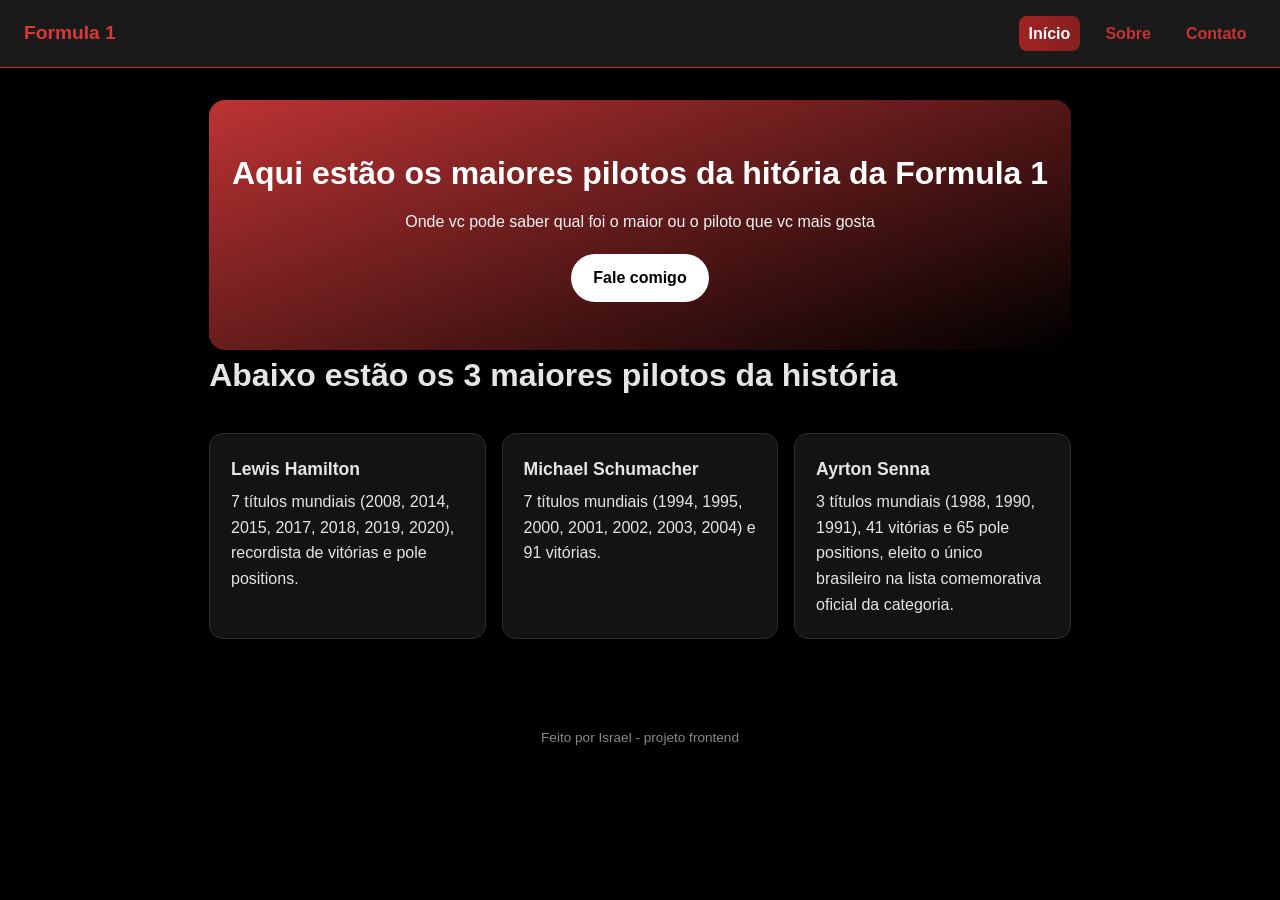
<file: index.html>
<!DOCTYPE html>
<html lang="pt-br">
<head>
    <meta charset="UTF-8">
    <meta name="viewport" content="width=device-width, initial-scale=1.0">
    <title>Meu site</title>
    <link rel="stylesheet" href="style.css">
</head>
<body>
    <header class="topo">
        <span class ="logo">Formula 1</span>
        <nav class="menu">
            <a href="index.html" class="ativo">
                Início
            </a>

            <a href="sobre.html">Sobre</a>
            <a href="contato.html">Contato</a>
        </nav>
    </header>

    <main>
        <section class="hero">
            <h1>Aqui estão os maiores pilotos da hitória da Formula 1</h1>
            <p>Onde vc pode saber qual foi o maior ou o piloto que vc mais gosta</p>
            <a href="contato.html" class="botao">Fale comigo</a>
        </section>
        <h1>Abaixo estão os 3 maiores pilotos da história</h1>
        <P></P>
        <section class="cards">
            <article class ="card">
                <h2>Lewis Hamilton</h2>
                <p>7 títulos mundiais (2008, 2014, 2015, 2017, 2018, 2019, 2020), recordista de vitórias e pole positions.</p>
            </article>
            <article class ="card">
                <h2>Michael Schumacher</h2>
                <p>7 títulos mundiais (1994, 1995, 2000, 2001, 2002, 2003, 2004) e 91 vitórias.</p>
            </article>
            <article class ="card">
                <h2>Ayrton Senna</h2>
                <p>3 títulos mundiais (1988, 1990, 1991), 41 vitórias e 65 pole positions, eleito o único brasileiro na lista comemorativa oficial da categoria.</p>
            </article>
        </section>
    </main>
    <footer class ="rodape">
    <p>Feito por Israel - projeto frontend</p>
    </footer>
    
</body>
</html>
</file>
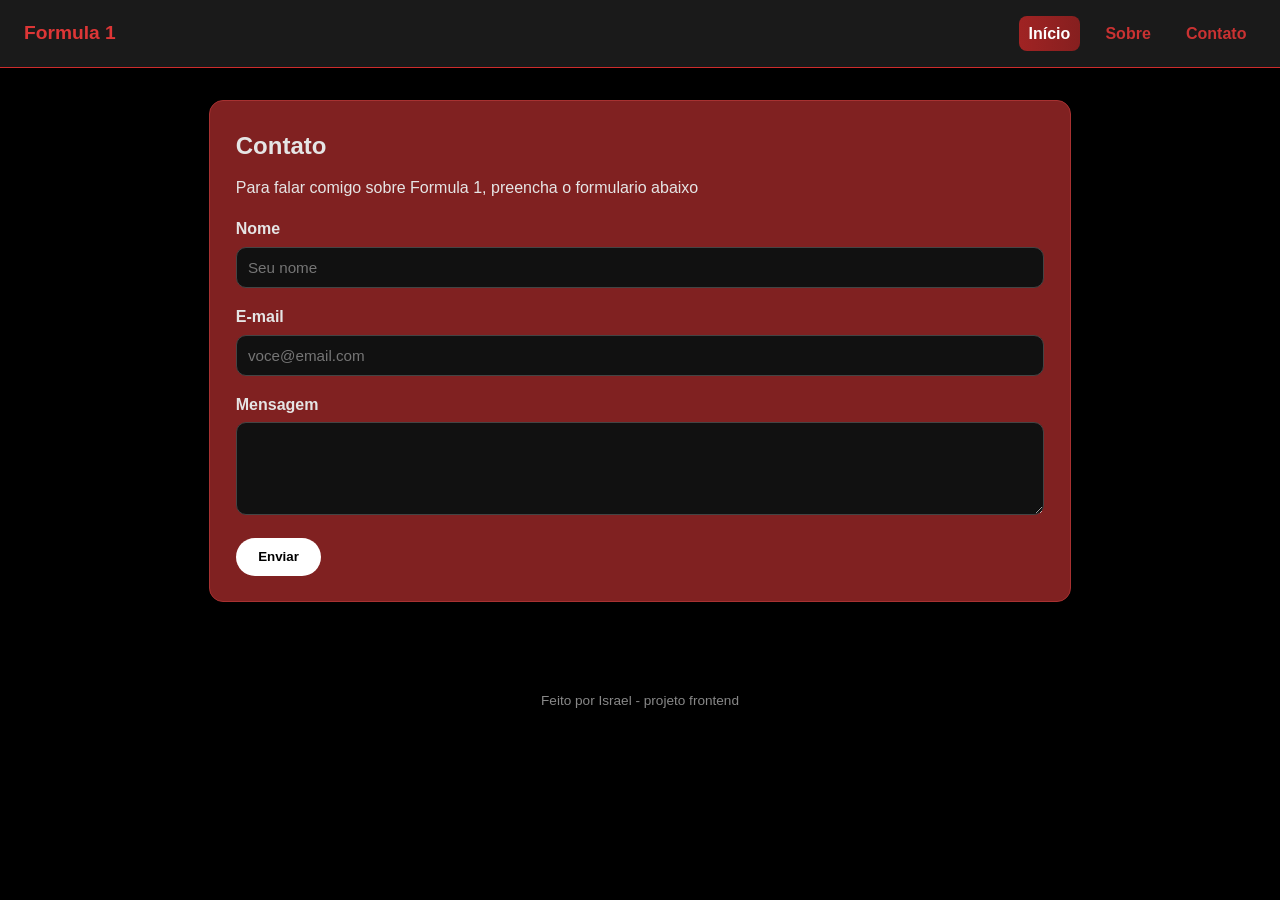
<file: contato.html>
<!DOCTYPE html>
<html lang="pt-br">
<head>
    <meta charset="UTF-8">
    <meta name="viewport" content="width=device-width, initial-scale=1.0">
    <title>Contato</title>
    <link rel="stylesheet" href="style.css">
</head>
<body>
    <header class="topo">
        <span class ="logo">Formula 1</span>
        <nav class="menu">
            <a href="index.html" class="ativo">
                Início
            </a>

            <a href="sobre.html">Sobre</a>
            <a href="contato.html">Contato</a>
        </nav>
    </header>

    <main>
        <section class="conteudo">
            <h1>Contato</h1>
            <p>Para falar comigo sobre Formula 1, preencha o formulario abaixo</p>

            <form class="form" action="#">
                <div class="campo">
                    <label for="nome">Nome</label>
                    <input type="text" id="nome" name="name" placeholder="Seu nome">
                </div>
                <div class="campo">
                    <label for="email">E-mail</label>
                    <input type="text" id="email" name="email" placeholder="voce@email.com">
                </div>
                <div class="campo">
                    <label for="msg">Mensagem</label>
                    <textarea name="msg" id="msg" rows="4" placeholder="Escreva sua msg">

                    </textarea>
                    
                </div>
                <button type="submit" class="botao">
                    Enviar
                </button>
            </form>
        </section>
    </main>
    <footer class ="rodape">
    <p>Feito por Israel - projeto frontend</p>
    </footer>
    
</body>
</html>
</file>
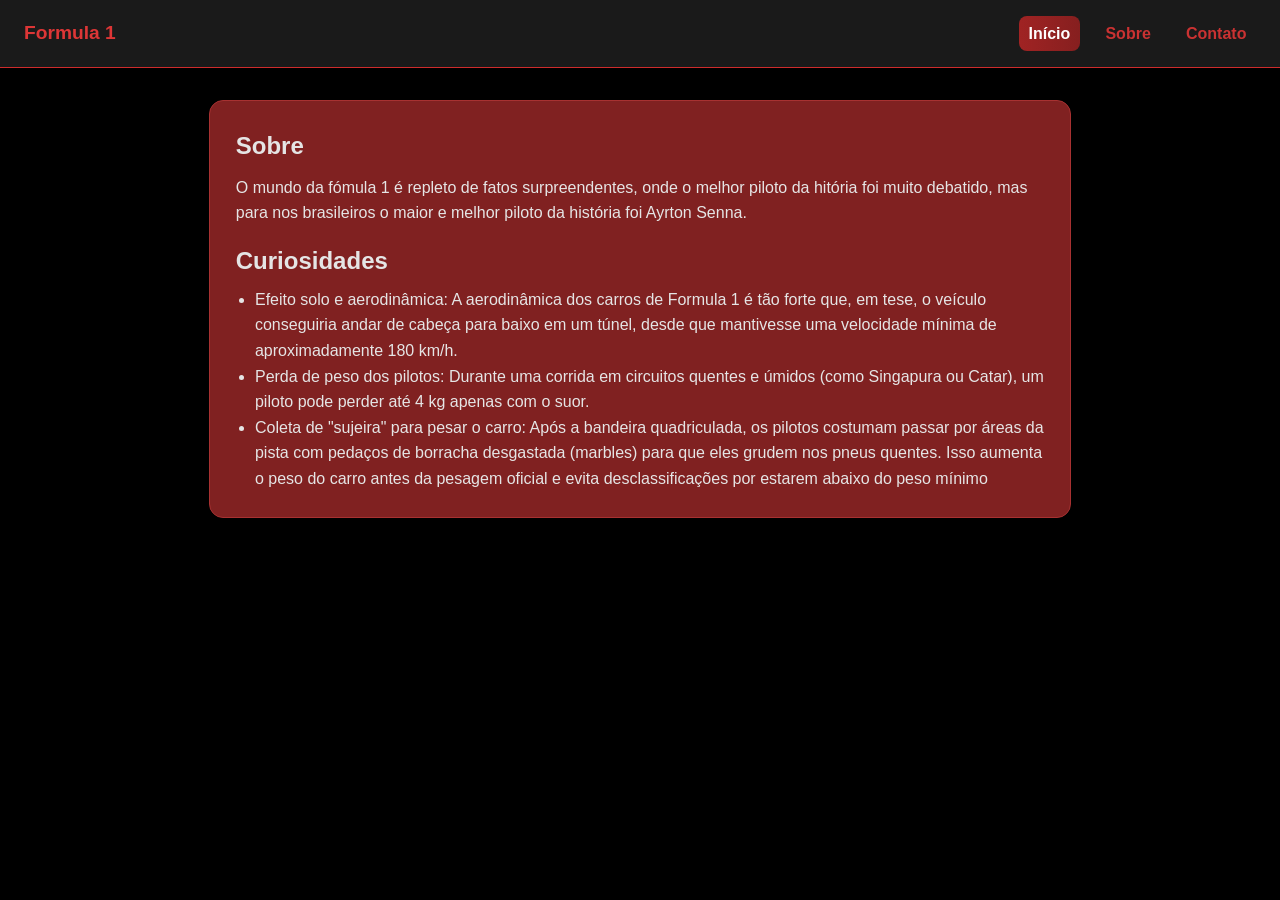
<file: sobre.html>
<html lang="pt-br">
<head>
    <meta charset="UTF-8">
    <meta name="viewport" content="width=device-width, initial-scale=1.0">
    <title>Sobre</title>
    <link rel="stylesheet" href="style.css">
</head>
<body>
    <header class="topo">
        <span class ="logo">Formula 1</span>
        <nav class="menu">
            <a href="index.html" class="ativo">
                Início
            </a>

            <a href="sobre.html">Sobre</a>
            <a href="contato.html">Contato</a>
        </nav>
    </header>

    <main>
        <section class="conteudo">
            <h1>Sobre</h1>
            <p>O mundo da fómula 1 é repleto de fatos surpreendentes, onde o melhor piloto da hitória
                foi muito debatido, mas para nos brasileiros o maior e melhor piloto da história foi Ayrton Senna.
            </p>

            <h2>Curiosidades</h2>
            <ul>
                <Li>Efeito solo e aerodinâmica: A aerodinâmica dos carros de Formula 1 é tão forte que, em tese,
                     o veículo conseguiria andar de cabeça para baixo em um túnel,
                      desde que mantivesse uma velocidade mínima de aproximadamente 180 km/h.</Li>
                <li>Perda de peso dos pilotos: Durante uma corrida em circuitos quentes e úmidos (como Singapura ou Catar),
                     um piloto pode perder até 4 kg apenas com o suor.</li>
                <li>Coleta de "sujeira" para pesar o carro: Após a bandeira quadriculada,
                     os pilotos costumam passar por áreas da pista com pedaços
                     de borracha desgastada (marbles) para que eles grudem nos pneus quentes.
                     Isso aumenta o peso do carro antes da pesagem oficial e evita desclassificações
                      por estarem abaixo do peso mínimo</li>
            </ul>
        </section>

    </main>
    
</body>
</html>
</file>
<file: style.css>
* {margin: 0; padding: 0; box-sizing: border-box;}

body {
    font-family: 'Segoe UI', Tahoma, Geneva, Verdana, sans-serif;
    color: #e5e5e5;
    background: #000000;
    line-height: 1.6;
}


.topo{
    display: flex;
    align-items: center;
    justify-content: space-between;
    flex-wrap: wrap;
    gap: 0.5rem;
    background: #1a1a1a;
    border-bottom: 1px solid #ce2c2c;
    padding: 1rem 1.5rem;
}

.logo {
    color: #dd3636;
    font-weight: 800;
    font-size: 1.2rem;
}

.menu{ display: flex; gap: 1rem;}
.menu a {
    color: #ca3232;
    text-decoration: none;
    font-weight: 600;
    padding: 0.3rem 0.6rem;
    border-radius: 8px;
}

.menu a:hover{background: #941b1b;}
.menu a.ativo{
    background: linear-gradient(90deg, #a02323, #861f1f);
    color: #fff;
}


main{
    max-width: 900px;
    margin: 0 auto;
    padding: 2rem 1.2rem;
}

.hero{
    text-align: center;
    padding: 3rem 1rem;
    background: linear-gradient(160deg, #bd3333, #000000);
    color: #fff;
    border-radius: 16px;
}
.hero h1{
    font-size: 2rem;
    margin-bottom: 0.6rem;
}
.hero p{
    max-width: 520px;
    margin: 0 auto 1.2rem;
    opacity: 0.95;
}

.botao{
    display: inline-block;
    background: #ffffff;
    color: #000;
    font-weight: 700;
    text-decoration: none;
    padding: 0.7rem 1.4rem;
    border-radius: 50px;
    border: none;
    cursor: pointer;
}

.botao:hover{transform: scale(1.05);}


.cards{
    display: flex;
    gap: 1rem;
    flex-wrap: wrap;
    margin-top: 2rem;
}

.card{
    flex: 1 1 220px;
    background: #131313;
    border: 1px solid #2f2f2f;
    border-radius: 14px;
    padding: 1.3rem;
    box-shadow: 0 6px 18px rgba(0, 0, 0, 0.4);
}

.card h2 {margin-bottom: 0.4rem; font-size: 1.1rem;}

.conteudo {
    background: #802121;
    border: 1px solid #a73131;
    border-radius: 14px;
    padding: 1.6rem;
}
.conteudo h1 { margin-bottom: 0.6rem;}
.conteudo h2 { margin: 1rem 0 0.4rem;}
.conteudo ul{ margin-left: 1.2rem;}

/*Formulario*/
.form{ margin-top: 1rem;}
.campo{ margin-bottom: 1rem;}
.campo label {
    display: block;
    font-weight: 600;
    margin-bottom: 0.3rem;
}

.campo input, .campo textarea{
    width: 100%;
    padding: 0.7rem;
    background: #111111;
    color: #e5e5e5;
    border: 1.5px solid #444444;
    border-radius: 10px;
    font-family: inherit;
    font-size: 0.95rem;
}
.campo input:focus, .campo textarea:focus{
    outline: 3px solid rgba(160, 160, 160, 0.4);
    border-color: #9a9a9a;
}

.rodape{
    text-align: center;
    padding: 1.5rem;
    color: #888888;
    font-size: 0.85rem;
    margin-top: 2rem;
}

@media (max-width: 600px) {
    .hero h1 { font-size: 1.5rem;}
    .menu{width: 100%; justify-content: center;}
}
</file>
